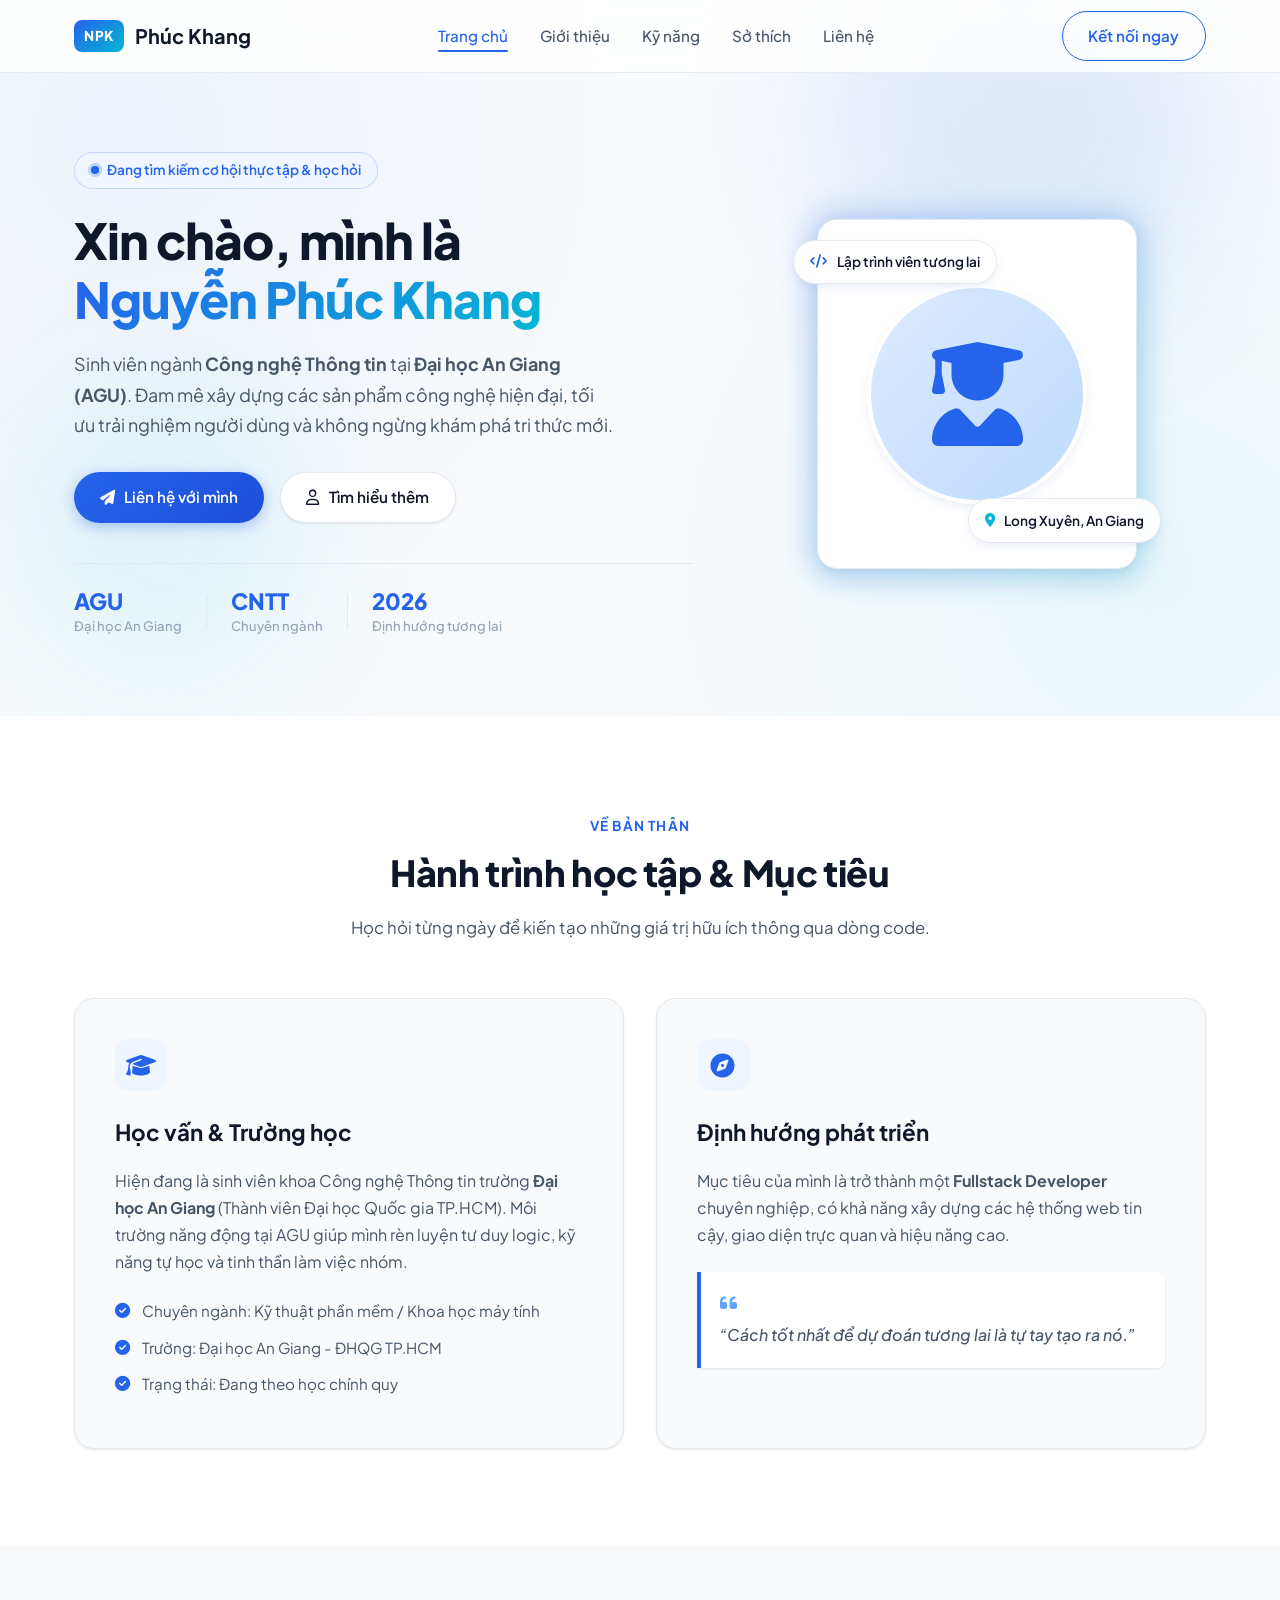
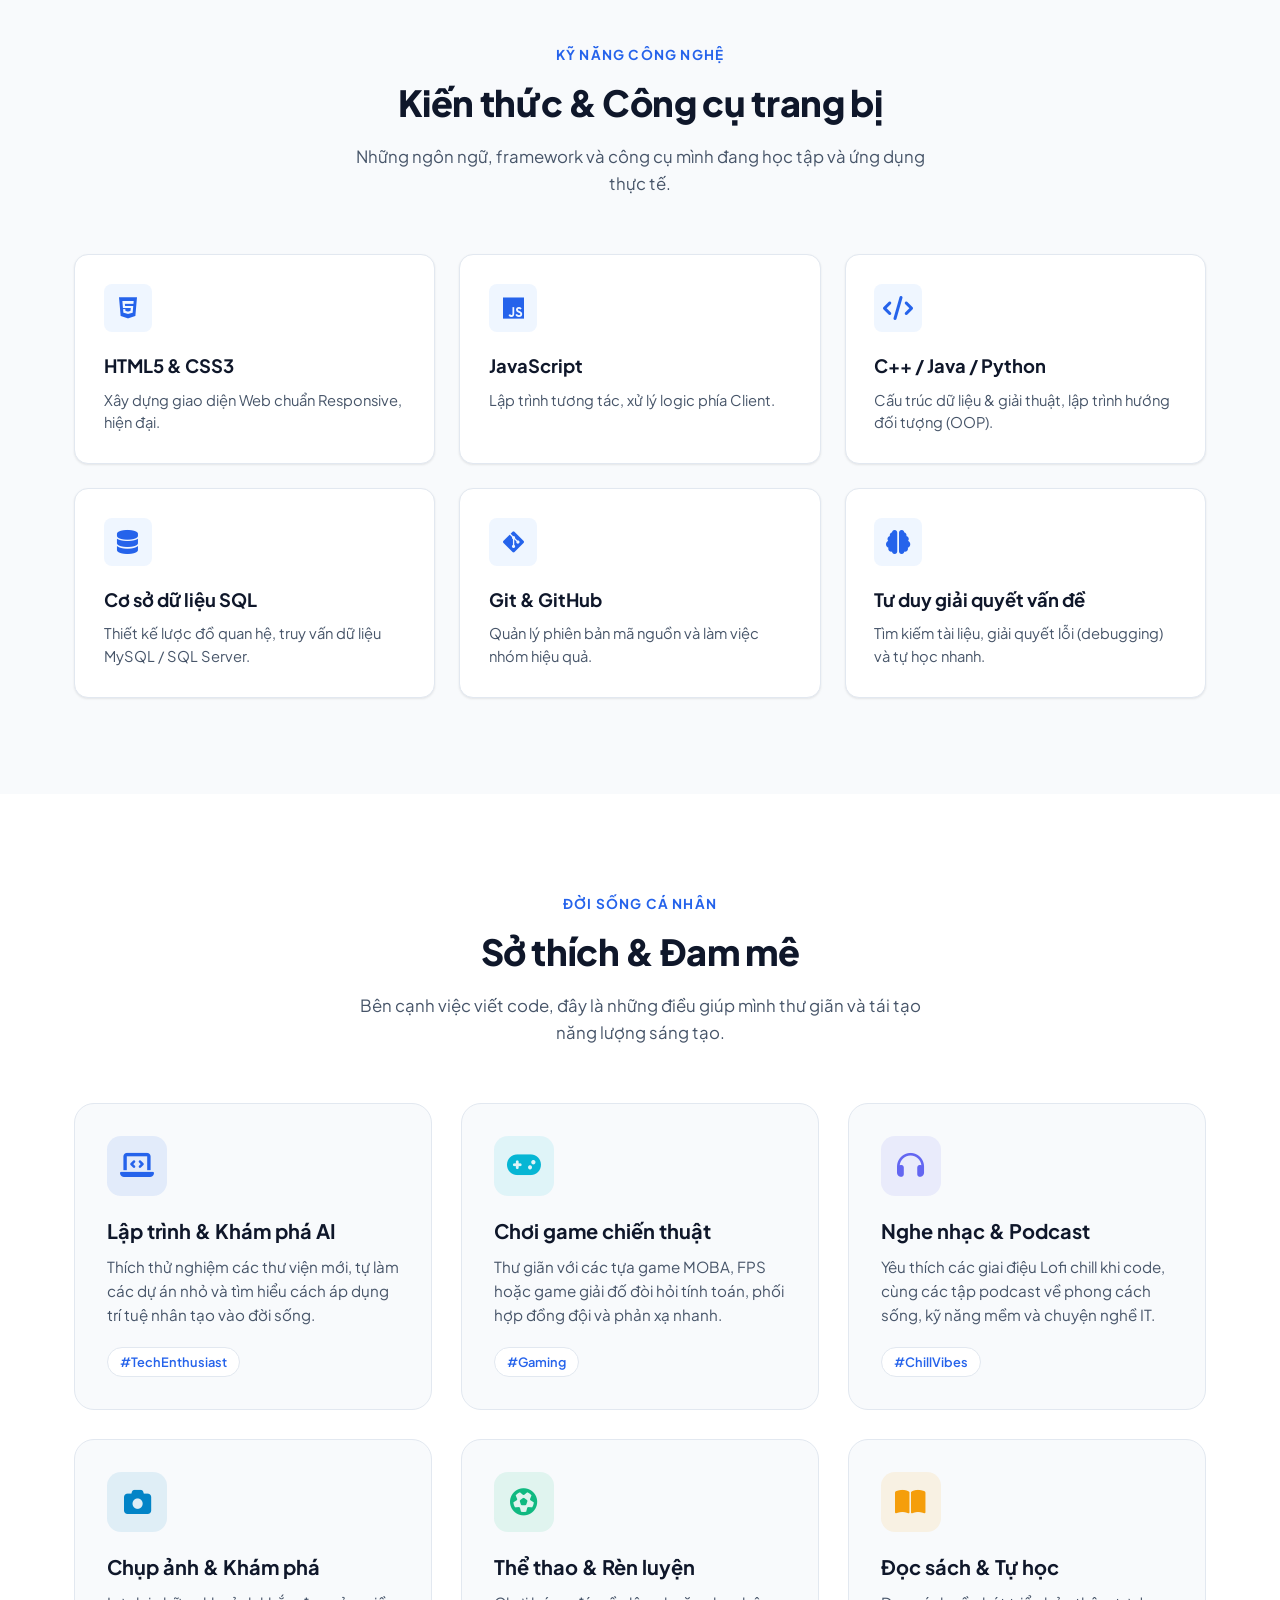
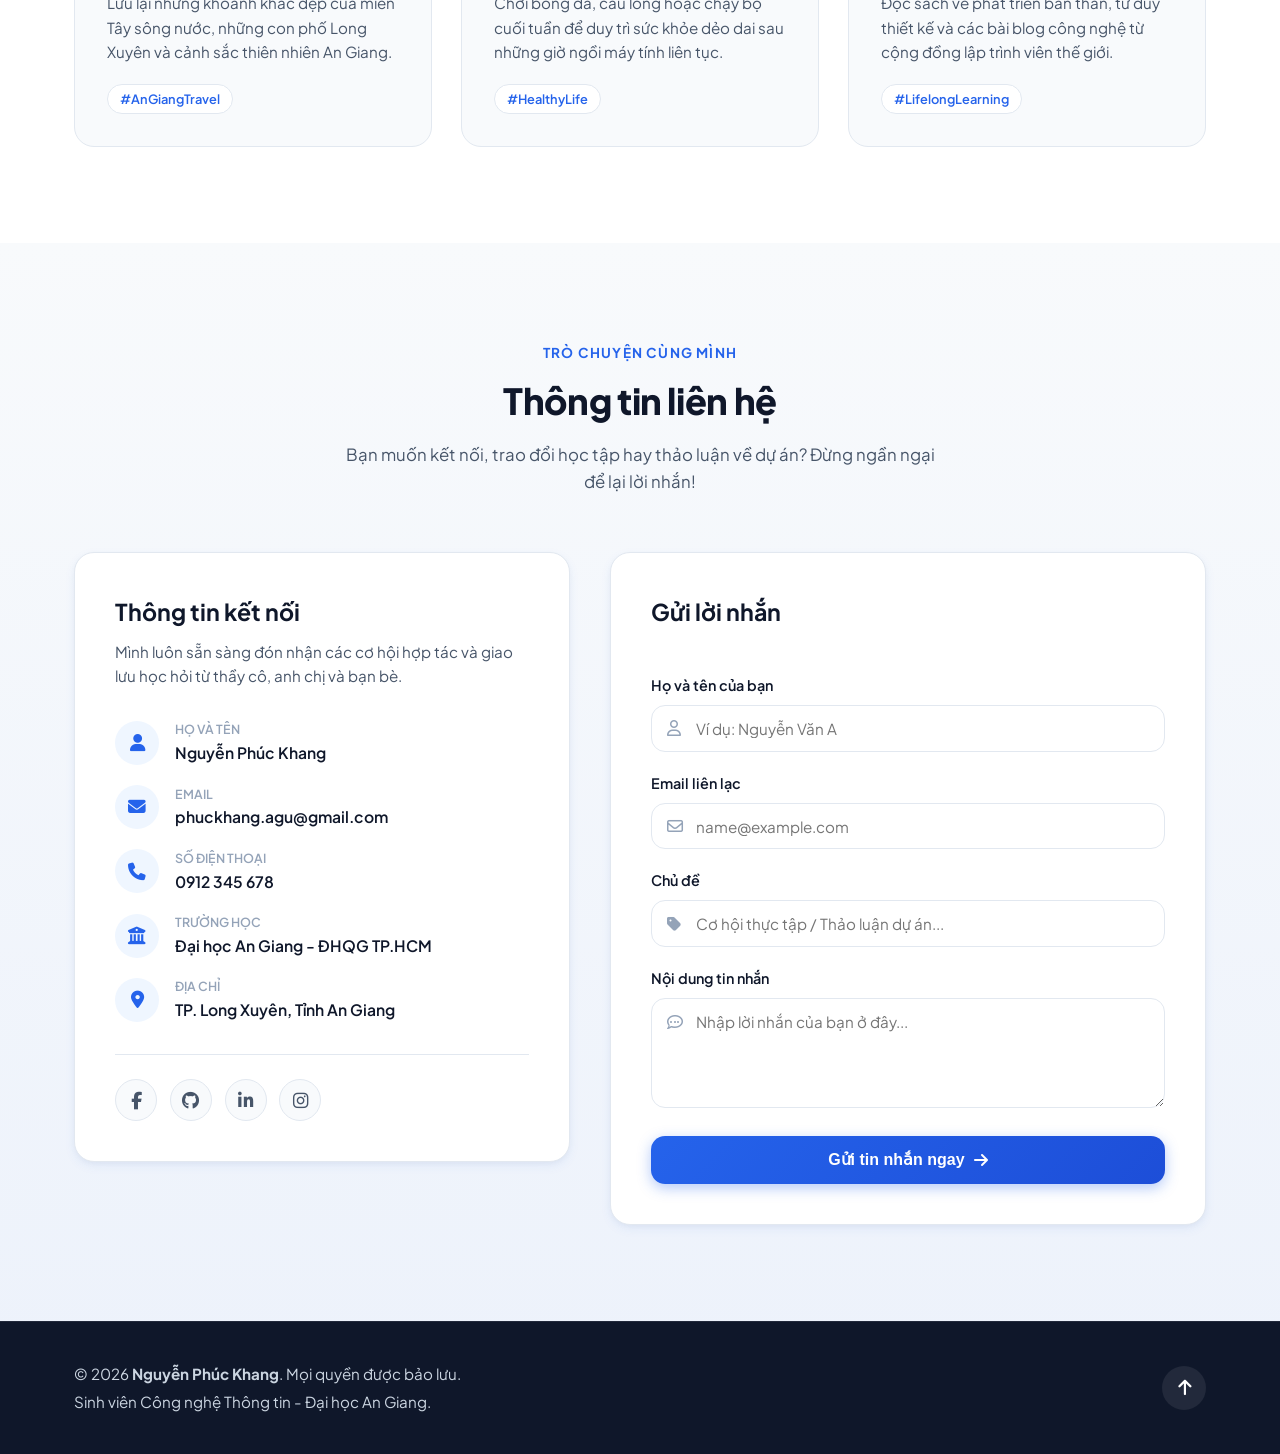
<file: day1/bai-tap-1/index.html>
<!DOCTYPE html>
<html lang="vi">
<head>
    <meta charset="UTF-8">
    <meta name="viewport" content="width=device-width, initial-scale=1.0">
    <title>Nguyễn Phúc Khang | Sinh viên CNTT - Đại học An Giang</title>
    <!-- Google Fonts -->
    <link rel="preconnect" href="https://fonts.googleapis.com">
    <link rel="preconnect" href="https://fonts.gstatic.com" crossorigin>
    <link href="https://fonts.googleapis.com/css2?family=Plus+Jakarta+Sans:wght@300;400;500;600;700;800&display=swap" rel="stylesheet">
    <!-- Font Awesome Icons -->
    <link rel="stylesheet" href="https://cdnjs.cloudflare.com/ajax/libs/font-awesome/6.5.1/css/all.min.css">
    <!-- Custom CSS -->
    <link rel="stylesheet" href="style.css">
</head>
<body>

    <!-- Header & Navigation -->
    <header class="header" id="header">
        <div class="container nav-container">
            <a href="#home" class="logo">
                <span class="logo-badge">NPK</span>
                <span class="logo-text">Phúc Khang</span>
            </a>

            <nav class="navbar" id="navbar">
                <ul class="nav-list">
                    <li><a href="#home" class="nav-link active">Trang chủ</a></li>
                    <li><a href="#about" class="nav-link">Giới thiệu</a></li>
                    <li><a href="#skills" class="nav-link">Kỹ năng</a></li>
                    <li><a href="#hobbies" class="nav-link">Sở thích</a></li>
                    <li><a href="#contact" class="nav-link">Liên hệ</a></li>
                </ul>
            </nav>

            <div class="nav-actions">
                <a href="#contact" class="btn btn-outline nav-btn">Kết nối ngay</a>
                <button class="mobile-toggle" id="menuToggle" aria-label="Mở menu">
                    <i class="fa-solid fa-bars"></i>
                </button>
            </div>
        </div>
    </header>

    <main>
        <!-- Hero Section -->
        <section class="hero" id="home">
            <div class="hero-bg-blobs">
                <div class="blob blob-1"></div>
                <div class="blob blob-2"></div>
            </div>

            <div class="container hero-container">
                <div class="hero-content">
                    <div class="badge">
                        <span class="badge-dot"></span>
                        <span>Đang tìm kiếm cơ hội thực tập & học hỏi</span>
                    </div>
                    <h1 class="hero-title">
                        Xin chào, mình là <br>
                        <span class="highlight-gradient">Nguyễn Phúc Khang</span>
                    </h1>
                    <p class="hero-subtitle">
                        Sinh viên ngành <strong>Công nghệ Thông tin</strong> tại <strong>Đại học An Giang (AGU)</strong>. 
                        Đam mê xây dựng các sản phẩm công nghệ hiện đại, tối ưu trải nghiệm người dùng và không ngừng khám phá tri thức mới.
                    </p>
                    <div class="hero-actions">
                        <a href="#contact" class="btn btn-primary">
                            <i class="fa-solid fa-paper-plane"></i> Liên hệ với mình
                        </a>
                        <a href="#about" class="btn btn-secondary">
                            <i class="fa-regular fa-user"></i> Tìm hiểu thêm
                        </a>
                    </div>

                    <div class="hero-stats">
                        <div class="stat-item">
                            <span class="stat-num">AGU</span>
                            <span class="stat-label">Đại học An Giang</span>
                        </div>
                        <div class="stat-divider"></div>
                        <div class="stat-item">
                            <span class="stat-num">CNTT</span>
                            <span class="stat-label">Chuyên ngành</span>
                        </div>
                        <div class="stat-divider"></div>
                        <div class="stat-item">
                            <span class="stat-num">2026</span>
                            <span class="stat-label">Định hướng tương lai</span>
                        </div>
                    </div>
                </div>

                <div class="hero-visual">
                    <div class="avatar-card">
                        <div class="avatar-glow"></div>
                        <div class="avatar-wrapper">
                            <!-- Ảnh đại diện mô phỏng phong cách lập trình viên -->
                            <div class="avatar-placeholder">
                                <i class="fa-solid fa-user-graduate avatar-icon"></i>
                            </div>
                        </div>
                        <div class="floating-chip chip-1">
                            <i class="fa-solid fa-code text-blue"></i>
                            <span>Lập trình viên tương lai</span>
                        </div>
                        <div class="floating-chip chip-2">
                            <i class="fa-solid fa-location-dot text-cyan"></i>
                            <span>Long Xuyên, An Giang</span>
                        </div>
                    </div>
                </div>
            </div>
        </section>

        <!-- About Section -->
        <section class="section about-section" id="about">
            <div class="container">
                <div class="section-header text-center">
                    <span class="section-tag">Về bản thân</span>
                    <h2 class="section-title">Hành trình học tập & Mục tiêu</h2>
                    <p class="section-desc">Học hỏi từng ngày để kiến tạo những giá trị hữu ích thông qua dòng code.</p>
                </div>

                <div class="about-grid">
                    <div class="about-card intro-card">
                        <div class="card-icon">
                            <i class="fa-solid fa-graduation-cap"></i>
                        </div>
                        <h3>Học vấn & Trường học</h3>
                        <p>
                            Hiện đang là sinh viên khoa Công nghệ Thông tin trường <strong>Đại học An Giang</strong> (Thành viên Đại học Quốc gia TP.HCM). 
                            Môi trường năng động tại AGU giúp mình rèn luyện tư duy logic, kỹ năng tự học và tinh thần làm việc nhóm.
                        </p>
                        <ul class="info-list">
                            <li><i class="fa-solid fa-check-circle"></i> <span>Chuyên ngành: Kỹ thuật phần mềm / Khoa học máy tính</span></li>
                            <li><i class="fa-solid fa-check-circle"></i> <span>Trường: Đại học An Giang - ĐHQG TP.HCM</span></li>
                            <li><i class="fa-solid fa-check-circle"></i> <span>Trạng thái: Đang theo học chính quy</span></li>
                        </ul>
                    </div>

                    <div class="about-card target-card">
                        <div class="card-icon">
                            <i class="fa-solid fa-compass"></i>
                        </div>
                        <h3>Định hướng phát triển</h3>
                        <p>
                            Mục tiêu của mình là trở thành một <strong>Fullstack Developer</strong> chuyên nghiệp, có khả năng xây dựng các hệ thống web tin cậy, giao diện trực quan và hiệu năng cao.
                        </p>
                        <div class="quote-box">
                            <i class="fa-solid fa-quote-left quote-icon"></i>
                            <p>“Cách tốt nhất để dự đoán tương lai là tự tay tạo ra nó.”</p>
                        </div>
                    </div>
                </div>
            </div>
        </section>

        <!-- Skills Section -->
        <section class="section skills-section" id="skills">
            <div class="container">
                <div class="section-header text-center">
                    <span class="section-tag">Kỹ năng công nghệ</span>
                    <h2 class="section-title">Kiến thức & Công cụ trang bị</h2>
                    <p class="section-desc">Những ngôn ngữ, framework và công cụ mình đang học tập và ứng dụng thực tế.</p>
                </div>

                <div class="skills-grid">
                    <div class="skill-card">
                        <div class="skill-icon"><i class="fa-brands fa-html5"></i></div>
                        <h4>HTML5 & CSS3</h4>
                        <p>Xây dựng giao diện Web chuẩn Responsive, hiện đại.</p>
                    </div>

                    <div class="skill-card">
                        <div class="skill-icon"><i class="fa-brands fa-js"></i></div>
                        <h4>JavaScript</h4>
                        <p>Lập trình tương tác, xử lý logic phía Client.</p>
                    </div>

                    <div class="skill-card">
                        <div class="skill-icon"><i class="fa-solid fa-code"></i></div>
                        <h4>C++ / Java / Python</h4>
                        <p>Cấu trúc dữ liệu & giải thuật, lập trình hướng đối tượng (OOP).</p>
                    </div>

                    <div class="skill-card">
                        <div class="skill-icon"><i class="fa-solid fa-database"></i></div>
                        <h4>Cơ sở dữ liệu SQL</h4>
                        <p>Thiết kế lược đồ quan hệ, truy vấn dữ liệu MySQL / SQL Server.</p>
                    </div>

                    <div class="skill-card">
                        <div class="skill-icon"><i class="fa-brands fa-git-alt"></i></div>
                        <h4>Git & GitHub</h4>
                        <p>Quản lý phiên bản mã nguồn và làm việc nhóm hiệu quả.</p>
                    </div>

                    <div class="skill-card">
                        <div class="skill-icon"><i class="fa-solid fa-brain"></i></div>
                        <h4>Tư duy giải quyết vấn đề</h4>
                        <p>Tìm kiếm tài liệu, giải quyết lỗi (debugging) và tự học nhanh.</p>
                    </div>
                </div>
            </div>
        </section>

        <!-- Hobbies Section -->
        <section class="section hobbies-section" id="hobbies">
            <div class="container">
                <div class="section-header text-center">
                    <span class="section-tag">Đời sống cá nhân</span>
                    <h2 class="section-title">Sở thích & Đam mê</h2>
                    <p class="section-desc">Bên cạnh việc viết code, đây là những điều giúp mình thư giãn và tái tạo năng lượng sáng tạo.</p>
                </div>

                <div class="hobbies-grid">
                    <div class="hobby-card">
                        <div class="hobby-img-wrapper">
                            <div class="hobby-symbol bg-blue-subtle">
                                <i class="fa-solid fa-laptop-code"></i>
                            </div>
                        </div>
                        <div class="hobby-content">
                            <h3>Lập trình & Khám phá AI</h3>
                            <p>Thích thử nghiệm các thư viện mới, tự làm các dự án nhỏ và tìm hiểu cách áp dụng trí tuệ nhân tạo vào đời sống.</p>
                            <span class="hobby-tag">#TechEnthusiast</span>
                        </div>
                    </div>

                    <div class="hobby-card">
                        <div class="hobby-img-wrapper">
                            <div class="hobby-symbol bg-cyan-subtle">
                                <i class="fa-solid fa-gamepad"></i>
                            </div>
                        </div>
                        <div class="hobby-content">
                            <h3>Chơi game chiến thuật</h3>
                            <p>Thư giãn với các tựa game MOBA, FPS hoặc game giải đố đòi hỏi tính toán, phối hợp đồng đội và phản xạ nhanh.</p>
                            <span class="hobby-tag">#Gaming</span>
                        </div>
                    </div>

                    <div class="hobby-card">
                        <div class="hobby-img-wrapper">
                            <div class="hobby-symbol bg-indigo-subtle">
                                <i class="fa-solid fa-headphones"></i>
                            </div>
                        </div>
                        <div class="hobby-content">
                            <h3>Nghe nhạc & Podcast</h3>
                            <p>Yêu thích các giai điệu Lofi chill khi code, cùng các tập podcast về phong cách sống, kỹ năng mềm và chuyện nghề IT.</p>
                            <span class="hobby-tag">#ChillVibes</span>
                        </div>
                    </div>

                    <div class="hobby-card">
                        <div class="hobby-img-wrapper">
                            <div class="hobby-symbol bg-sky-subtle">
                                <i class="fa-solid fa-camera"></i>
                            </div>
                        </div>
                        <div class="hobby-content">
                            <h3>Chụp ảnh & Khám phá</h3>
                            <p>Lưu lại những khoảnh khắc đẹp của miền Tây sông nước, những con phố Long Xuyên và cảnh sắc thiên nhiên An Giang.</p>
                            <span class="hobby-tag">#AnGiangTravel</span>
                        </div>
                    </div>

                    <div class="hobby-card">
                        <div class="hobby-img-wrapper">
                            <div class="hobby-symbol bg-emerald-subtle">
                                <i class="fa-solid fa-futbol"></i>
                            </div>
                        </div>
                        <div class="hobby-content">
                            <h3>Thể thao & Rèn luyện</h3>
                            <p>Chơi bóng đá, cầu lông hoặc chạy bộ cuối tuần để duy trì sức khỏe dẻo dai sau những giờ ngồi máy tính liên tục.</p>
                            <span class="hobby-tag">#HealthyLife</span>
                        </div>
                    </div>

                    <div class="hobby-card">
                        <div class="hobby-img-wrapper">
                            <div class="hobby-symbol bg-amber-subtle">
                                <i class="fa-solid fa-book-open"></i>
                            </div>
                        </div>
                        <div class="hobby-content">
                            <h3>Đọc sách & Tự học</h3>
                            <p>Đọc sách về phát triển bản thân, tư duy thiết kế và các bài blog công nghệ từ cộng đồng lập trình viên thế giới.</p>
                            <span class="hobby-tag">#LifelongLearning</span>
                        </div>
                    </div>
                </div>
            </div>
        </section>

        <!-- Contact Section -->
        <section class="section contact-section" id="contact">
            <div class="container">
                <div class="section-header text-center">
                    <span class="section-tag">Trò chuyện cùng mình</span>
                    <h2 class="section-title">Thông tin liên hệ</h2>
                    <p class="section-desc">Bạn muốn kết nối, trao đổi học tập hay thảo luận về dự án? Đừng ngần ngại để lại lời nhắn!</p>
                </div>

                <div class="contact-wrapper">
                    <!-- Contact Info -->
                    <div class="contact-info-card">
                        <h3 class="info-title">Thông tin kết nối</h3>
                        <p class="info-subtitle">Mình luôn sẵn sàng đón nhận các cơ hội hợp tác và giao lưu học hỏi từ thầy cô, anh chị và bạn bè.</p>

                        <div class="info-items">
                            <div class="info-box">
                                <div class="info-icon">
                                    <i class="fa-solid fa-user"></i>
                                </div>
                                <div class="info-details">
                                    <span class="label">Họ và tên</span>
                                    <span class="value">Nguyễn Phúc Khang</span>
                                </div>
                            </div>

                            <div class="info-box">
                                <div class="info-icon">
                                    <i class="fa-solid fa-envelope"></i>
                                </div>
                                <div class="info-details">
                                    <span class="label">Email</span>
                                    <a href="mailto:phuckhang.agu@gmail.com" class="value link">phuckhang.agu@gmail.com</a>
                                </div>
                            </div>

                            <div class="info-box">
                                <div class="info-icon">
                                    <i class="fa-solid fa-phone"></i>
                                </div>
                                <div class="info-details">
                                    <span class="label">Số điện thoại</span>
                                    <a href="tel:0912345678" class="value link">0912 345 678</a>
                                </div>
                            </div>

                            <div class="info-box">
                                <div class="info-icon">
                                    <i class="fa-solid fa-building-columns"></i>
                                </div>
                                <div class="info-details">
                                    <span class="label">Trường học</span>
                                    <span class="value">Đại học An Giang - ĐHQG TP.HCM</span>
                                </div>
                            </div>

                            <div class="info-box">
                                <div class="info-icon">
                                    <i class="fa-solid fa-location-dot"></i>
                                </div>
                                <div class="info-details">
                                    <span class="label">Địa chỉ</span>
                                    <span class="value">TP. Long Xuyên, Tỉnh An Giang</span>
                                </div>
                            </div>
                        </div>

                        <div class="social-links">
                            <a href="https://facebook.com" target="_blank" class="social-btn" title="Facebook"><i class="fa-brands fa-facebook-f"></i></a>
                            <a href="https://github.com" target="_blank" class="social-btn" title="GitHub"><i class="fa-brands fa-github"></i></a>
                            <a href="https://linkedin.com" target="_blank" class="social-btn" title="LinkedIn"><i class="fa-brands fa-linkedin-in"></i></a>
                            <a href="https://instagram.com" target="_blank" class="social-btn" title="Instagram"><i class="fa-brands fa-instagram"></i></a>
                        </div>
                    </div>

                    <!-- Contact Form -->
                    <div class="contact-form-card">
                        <form id="contactForm" class="contact-form">
                            <h3 class="form-title">Gửi lời nhắn</h3>
                            <div class="form-group">
                                <label for="senderName">Họ và tên của bạn</label>
                                <div class="input-with-icon">
                                    <i class="fa-regular fa-user"></i>
                                    <input type="text" id="senderName" name="name" placeholder="Ví dụ: Nguyễn Văn A" required>
                                </div>
                            </div>

                            <div class="form-group">
                                <label for="senderEmail">Email liên lạc</label>
                                <div class="input-with-icon">
                                    <i class="fa-regular fa-envelope"></i>
                                    <input type="email" id="senderEmail" name="email" placeholder="name@example.com" required>
                                </div>
                            </div>

                            <div class="form-group">
                                <label for="senderSubject">Chủ đề</label>
                                <div class="input-with-icon">
                                    <i class="fa-solid fa-tag"></i>
                                    <input type="text" id="senderSubject" name="subject" placeholder="Cơ hội thực tập / Thảo luận dự án...">
                                </div>
                            </div>

                            <div class="form-group">
                                <label for="senderMessage">Nội dung tin nhắn</label>
                                <div class="input-with-icon textarea-icon">
                                    <i class="fa-regular fa-comment-dots"></i>
                                    <textarea id="senderMessage" name="message" rows="4" placeholder="Nhập lời nhắn của bạn ở đây..." required></textarea>
                                </div>
                            </div>

                            <button type="submit" class="btn btn-primary btn-submit">
                                <span>Gửi tin nhắn ngay</span>
                                <i class="fa-solid fa-arrow-right"></i>
                            </button>
                        </form>
                    </div>
                </div>
            </div>
        </section>
    </main>

    <!-- Footer -->
    <footer class="footer">
        <div class="container footer-container">
            <div class="footer-left">
                <p>&copy; 2026 <strong>Nguyễn Phúc Khang</strong>. Mọi quyền được bảo lưu.</p>
                <p class="footer-sub">Sinh viên Công nghệ Thông tin - Đại học An Giang.</p>
            </div>
            <div class="footer-right">
                <a href="#home" class="back-to-top" title="Lên đầu trang">
                    <i class="fa-solid fa-arrow-up"></i>
                </a>
            </div>
        </div>
    </footer>

    <!-- Script -->
    <script src="script.js"></script>
</body>
</html>
</file>
<file: day1/bai-tap-1/style.css>
/* ===================================================================
   NGUYỄN PHÚC KHANG - PERSONAL PORTFOLIO
   Theme: Modern Tech Blue Palette
   =================================================================== */

:root {
    --primary: #2563eb;         /* Xanh dương chủ đạo */
    --primary-dark: #1d4ed8;    /* Xanh đậm tương tác */
    --primary-light: #60a5fa;   /* Xanh dương sáng */
    --primary-subtle: #eff6ff;  /* Nền xanh rất nhạt */
    --accent-cyan: #06b6d4;     /* Xanh ngọc / Cyan */
    --accent-sky: #0284c7;      /* Xanh da trời */

    --bg-main: #f8fafc;         /* Nền trang sáng dịu mắt */
    --bg-card: #ffffff;         /* Nền card trắng tinh tế */
    --bg-alt: #f1f5f9;          /* Nền phụ phân cách section */

    --text-primary: #0f172a;    /* Chữ chính đậm rõ nét */
    --text-secondary: #475569;  /* Chữ phụ, mô tả */
    --text-muted: #94a3b8;      /* Chữ nhạt hơn */

    --border-color: #e2e8f0;    /* Đường viền thanh mảnh */
    --shadow-sm: 0 1px 3px rgba(0, 0, 0, 0.05), 0 1px 2px rgba(0, 0, 0, 0.04);
    --shadow-md: 0 4px 12px -1px rgba(37, 99, 235, 0.08), 0 2px 6px -1px rgba(0, 0, 0, 0.04);
    --shadow-lg: 0 12px 28px -4px rgba(37, 99, 235, 0.12), 0 4px 10px -2px rgba(0, 0, 0, 0.05);
    --shadow-hover: 0 20px 35px -5px rgba(37, 99, 235, 0.18), 0 8px 16px -4px rgba(37, 99, 235, 0.08);

    --radius-sm: 8px;
    --radius-md: 14px;
    --radius-lg: 20px;
    --radius-full: 9999px;

    --transition: all 0.3s cubic-bezier(0.4, 0, 0.2, 1);
}

/* Base Reset */
*, *::before, *::after {
    margin: 0;
    padding: 0;
    box-sizing: border-box;
}

html {
    scroll-behavior: smooth;
    font-size: 16px;
}

body {
    font-family: 'Plus Jakarta Sans', -apple-system, BlinkMacSystemFont, "Segoe UI", Roboto, sans-serif;
    background-color: var(--bg-main);
    color: var(--text-primary);
    line-height: 1.6;
    overflow-x: hidden;
}

a {
    text-decoration: none;
    color: inherit;
    transition: var(--transition);
}

ul {
    list-style: none;
}

img {
    max-width: 100%;
    display: block;
}

.container {
    width: 100%;
    max-width: 1180px;
    margin: 0 auto;
    padding: 0 1.5rem;
}

/* Utility Classes */
.text-center { text-align: center; }
.text-blue { color: var(--primary); }
.text-cyan { color: var(--accent-cyan); }

.bg-blue-subtle { background: rgba(37, 99, 235, 0.1); color: var(--primary); }
.bg-cyan-subtle { background: rgba(6, 182, 212, 0.1); color: var(--accent-cyan); }
.bg-indigo-subtle { background: rgba(99, 102, 241, 0.1); color: #6366f1; }
.bg-sky-subtle { background: rgba(2, 132, 199, 0.1); color: var(--accent-sky); }
.bg-emerald-subtle { background: rgba(16, 185, 129, 0.1); color: #10b981; }
.bg-amber-subtle { background: rgba(245, 158, 11, 0.1); color: #f59e0b; }

/* Buttons */
.btn {
    display: inline-flex;
    align-items: center;
    justify-content: center;
    gap: 0.6rem;
    padding: 0.75rem 1.6rem;
    font-size: 0.95rem;
    font-weight: 600;
    border-radius: var(--radius-full);
    cursor: pointer;
    transition: var(--transition);
    border: none;
}

.btn-primary {
    background: linear-gradient(135deg, var(--primary) 0%, #1d4ed8 100%);
    color: #ffffff;
    box-shadow: 0 4px 14px rgba(37, 99, 235, 0.35);
}

.btn-primary:hover {
    background: linear-gradient(135deg, #1d4ed8 0%, #1e40af 100%);
    transform: translateY(-2px);
    box-shadow: 0 6px 20px rgba(37, 99, 235, 0.45);
}

.btn-secondary {
    background: #ffffff;
    color: var(--text-primary);
    border: 1px solid var(--border-color);
    box-shadow: var(--shadow-sm);
}

.btn-secondary:hover {
    background: var(--primary-subtle);
    color: var(--primary);
    border-color: var(--primary-light);
    transform: translateY(-2px);
}

.btn-outline {
    background: transparent;
    color: var(--primary);
    border: 1.5px solid var(--primary);
}

.btn-outline:hover {
    background: var(--primary);
    color: #ffffff;
}

/* ================= Header & Navbar ================= */
.header {
    position: fixed;
    top: 0;
    left: 0;
    width: 100%;
    z-index: 1000;
    background: rgba(255, 255, 255, 0.85);
    backdrop-filter: blur(12px);
    -webkit-backdrop-filter: blur(12px);
    border-bottom: 1px solid rgba(226, 232, 240, 0.8);
    transition: var(--transition);
}

.header.scrolled {
    background: rgba(255, 255, 255, 0.95);
    box-shadow: var(--shadow-sm);
}

.nav-container {
    height: 72px;
    display: flex;
    align-items: center;
    justify-content: space-between;
}

.logo {
    display: flex;
    align-items: center;
    gap: 0.65rem;
    font-weight: 700;
    font-size: 1.25rem;
    color: var(--text-primary);
}

.logo-badge {
    background: linear-gradient(135deg, var(--primary) 0%, var(--accent-cyan) 100%);
    color: #ffffff;
    padding: 0.35rem 0.65rem;
    border-radius: 8px;
    font-size: 0.85rem;
    font-weight: 800;
    letter-spacing: 0.5px;
}

.navbar .nav-list {
    display: flex;
    align-items: center;
    gap: 2rem;
}

.nav-link {
    font-size: 0.95rem;
    font-weight: 500;
    color: var(--text-secondary);
    position: relative;
    padding: 0.3rem 0;
}

.nav-link:hover,
.nav-link.active {
    color: var(--primary);
}

.nav-link.active::after,
.nav-link:hover::after {
    content: '';
    position: absolute;
    bottom: -2px;
    left: 0;
    width: 100%;
    height: 2px;
    background: var(--primary);
    border-radius: 2px;
}

.nav-actions {
    display: flex;
    align-items: center;
    gap: 1rem;
}

.mobile-toggle {
    display: none;
    background: none;
    border: none;
    font-size: 1.4rem;
    color: var(--text-primary);
    cursor: pointer;
    padding: 0.4rem;
}

/* ================= Hero Section ================= */
.hero {
    position: relative;
    padding: 9.5rem 0 5rem;
    overflow: hidden;
    background: radial-gradient(circle at 10% 20%, rgba(37, 99, 235, 0.05) 0%, transparent 40%),
                radial-gradient(circle at 90% 80%, rgba(6, 182, 212, 0.06) 0%, transparent 40%);
}

.hero-bg-blobs .blob {
    position: absolute;
    border-radius: 50%;
    filter: blur(80px);
    z-index: -1;
    opacity: 0.6;
}

.blob-1 {
    width: 400px;
    height: 400px;
    background: rgba(37, 99, 235, 0.18);
    top: -80px;
    right: 5%;
}

.blob-2 {
    width: 320px;
    height: 320px;
    background: rgba(6, 182, 212, 0.15);
    bottom: 20px;
    left: 0;
}

.hero-container {
    display: grid;
    grid-template-columns: 1.15fr 0.85fr;
    align-items: center;
    gap: 3.5rem;
}

.badge {
    display: inline-flex;
    align-items: center;
    gap: 0.5rem;
    background: var(--primary-subtle);
    color: var(--primary);
    border: 1px solid rgba(37, 99, 235, 0.2);
    padding: 0.4rem 1rem;
    border-radius: var(--radius-full);
    font-size: 0.85rem;
    font-weight: 600;
    margin-bottom: 1.4rem;
}

.badge-dot {
    width: 8px;
    height: 8px;
    background-color: var(--primary);
    border-radius: 50%;
    box-shadow: 0 0 0 3px rgba(37, 99, 235, 0.25);
    animation: pulse 2s infinite;
}

@keyframes pulse {
    0% { transform: scale(0.95); box-shadow: 0 0 0 0 rgba(37, 99, 235, 0.5); }
    70% { transform: scale(1); box-shadow: 0 0 0 8px rgba(37, 99, 235, 0); }
    100% { transform: scale(0.95); box-shadow: 0 0 0 0 rgba(37, 99, 235, 0); }
}

.hero-title {
    font-size: 3.1rem;
    line-height: 1.2;
    font-weight: 800;
    color: var(--text-primary);
    margin-bottom: 1.2rem;
    letter-spacing: -0.02em;
}

.highlight-gradient {
    background: linear-gradient(135deg, var(--primary) 0%, var(--accent-cyan) 100%);
    -webkit-background-clip: text;
    -webkit-text-fill-color: transparent;
}

.hero-subtitle {
    font-size: 1.12rem;
    color: var(--text-secondary);
    line-height: 1.7;
    margin-bottom: 2rem;
    max-width: 540px;
}

.hero-actions {
    display: flex;
    flex-wrap: wrap;
    gap: 1rem;
    margin-bottom: 2.5rem;
}

.hero-stats {
    display: flex;
    align-items: center;
    gap: 1.5rem;
    padding-top: 1.5rem;
    border-top: 1px solid var(--border-color);
}

.stat-item {
    display: flex;
    flex-direction: column;
}

.stat-num {
    font-size: 1.4rem;
    font-weight: 800;
    color: var(--primary);
    line-height: 1.2;
}

.stat-label {
    font-size: 0.82rem;
    color: var(--text-muted);
    font-weight: 500;
}

.stat-divider {
    width: 1px;
    height: 35px;
    background-color: var(--border-color);
}

/* Hero Visual / Avatar Card */
.hero-visual {
    position: relative;
    display: flex;
    justify-content: center;
}

.avatar-card {
    position: relative;
    width: 320px;
    height: 350px;
    background: #ffffff;
    border-radius: var(--radius-lg);
    box-shadow: var(--shadow-lg);
    border: 1px solid rgba(226, 232, 240, 0.9);
    display: flex;
    align-items: center;
    justify-content: center;
}

.avatar-glow {
    position: absolute;
    inset: -10px;
    background: linear-gradient(135deg, rgba(37, 99, 235, 0.25), rgba(6, 182, 212, 0.25));
    border-radius: calc(var(--radius-lg) + 10px);
    z-index: -1;
    filter: blur(15px);
}

.avatar-wrapper {
    width: 220px;
    height: 220px;
    border-radius: 50%;
    background: linear-gradient(135deg, #dbeafe 0%, #bfdbfe 100%);
    border: 4px solid #ffffff;
    box-shadow: var(--shadow-md);
    display: flex;
    align-items: center;
    justify-content: center;
}

.avatar-icon {
    font-size: 6.5rem;
    color: var(--primary);
}

.floating-chip {
    position: absolute;
    display: flex;
    align-items: center;
    gap: 0.6rem;
    padding: 0.65rem 1rem;
    background: rgba(255, 255, 255, 0.95);
    backdrop-filter: blur(8px);
    border-radius: var(--radius-full);
    border: 1px solid var(--border-color);
    box-shadow: var(--shadow-md);
    font-size: 0.85rem;
    font-weight: 600;
    color: var(--text-primary);
    animation: float 4s ease-in-out infinite;
}

.chip-1 {
    top: 20px;
    left: -25px;
    animation-delay: 0s;
}

.chip-2 {
    bottom: 25px;
    right: -25px;
    animation-delay: 2s;
}

@keyframes float {
    0%, 100% { transform: translateY(0); }
    50% { transform: translateY(-8px); }
}

/* ================= Section Common ================= */
.section {
    padding: 6rem 0;
}

.section-header {
    margin-bottom: 3.5rem;
}

.section-tag {
    display: inline-block;
    color: var(--primary);
    font-size: 0.85rem;
    font-weight: 700;
    text-transform: uppercase;
    letter-spacing: 1.2px;
    margin-bottom: 0.5rem;
}

.section-title {
    font-size: 2.25rem;
    font-weight: 800;
    color: var(--text-primary);
    margin-bottom: 0.8rem;
    letter-spacing: -0.01em;
}

.section-desc {
    font-size: 1.05rem;
    color: var(--text-secondary);
    max-width: 600px;
    margin: 0 auto;
}

/* ================= About Section ================= */
.about-section {
    background-color: #ffffff;
}

.about-grid {
    display: grid;
    grid-template-columns: repeat(2, 1fr);
    gap: 2rem;
}

.about-card {
    background: var(--bg-main);
    border: 1px solid var(--border-color);
    border-radius: var(--radius-lg);
    padding: 2.5rem;
    box-shadow: var(--shadow-sm);
    transition: var(--transition);
}

.about-card:hover {
    transform: translateY(-4px);
    box-shadow: var(--shadow-md);
    border-color: var(--primary-light);
}

.card-icon {
    width: 52px;
    height: 52px;
    background: var(--primary-subtle);
    color: var(--primary);
    border-radius: var(--radius-md);
    display: flex;
    align-items: center;
    justify-content: center;
    font-size: 1.5rem;
    margin-bottom: 1.5rem;
}

.about-card h3 {
    font-size: 1.4rem;
    font-weight: 700;
    margin-bottom: 1rem;
    color: var(--text-primary);
}

.about-card p {
    color: var(--text-secondary);
    line-height: 1.7;
    margin-bottom: 1.5rem;
}

.info-list li {
    display: flex;
    align-items: flex-start;
    gap: 0.75rem;
    margin-bottom: 0.75rem;
    color: var(--text-secondary);
    font-size: 0.95rem;
}

.info-list li i {
    color: var(--primary);
    margin-top: 4px;
}

.quote-box {
    margin-top: 1.5rem;
    padding: 1.2rem;
    background: #ffffff;
    border-left: 4px solid var(--primary);
    border-radius: 0 var(--radius-sm) var(--radius-sm) 0;
    box-shadow: var(--shadow-sm);
}

.quote-box .quote-icon {
    color: var(--primary-light);
    font-size: 1.2rem;
    margin-bottom: 0.5rem;
}

.quote-box p {
    font-style: italic;
    color: var(--text-secondary);
    margin-bottom: 0;
    font-weight: 500;
}

/* ================= Skills Section ================= */
.skills-section {
    background-color: var(--bg-main);
}

.skills-grid {
    display: grid;
    grid-template-columns: repeat(auto-fit, minmax(320px, 1fr));
    gap: 1.5rem;
}

.skill-card {
    background: #ffffff;
    border: 1px solid var(--border-color);
    border-radius: var(--radius-md);
    padding: 1.8rem;
    box-shadow: var(--shadow-sm);
    transition: var(--transition);
}

.skill-card:hover {
    transform: translateY(-5px);
    box-shadow: var(--shadow-hover);
    border-color: var(--primary-light);
}

.skill-icon {
    width: 48px;
    height: 48px;
    border-radius: var(--radius-sm);
    background: var(--primary-subtle);
    color: var(--primary);
    display: flex;
    align-items: center;
    justify-content: center;
    font-size: 1.5rem;
    margin-bottom: 1.2rem;
    transition: var(--transition);
}

.skill-card:hover .skill-icon {
    background: var(--primary);
    color: #ffffff;
}

.skill-card h4 {
    font-size: 1.15rem;
    font-weight: 700;
    margin-bottom: 0.5rem;
    color: var(--text-primary);
}

.skill-card p {
    font-size: 0.92rem;
    color: var(--text-secondary);
    line-height: 1.55;
}

/* ================= Hobbies Section ================= */
.hobbies-section {
    background-color: #ffffff;
}

.hobbies-grid {
    display: grid;
    grid-template-columns: repeat(auto-fit, minmax(320px, 1fr));
    gap: 1.8rem;
}

.hobby-card {
    background: var(--bg-main);
    border: 1px solid var(--border-color);
    border-radius: var(--radius-lg);
    padding: 2rem;
    display: flex;
    flex-direction: column;
    gap: 1.2rem;
    transition: var(--transition);
    position: relative;
    overflow: hidden;
}

.hobby-card::before {
    content: '';
    position: absolute;
    top: 0;
    left: 0;
    width: 100%;
    height: 4px;
    background: linear-gradient(90deg, var(--primary), var(--accent-cyan));
    opacity: 0;
    transition: var(--transition);
}

.hobby-card:hover {
    transform: translateY(-5px);
    box-shadow: var(--shadow-hover);
    border-color: var(--primary-light);
}

.hobby-card:hover::before {
    opacity: 1;
}

.hobby-symbol {
    width: 60px;
    height: 60px;
    border-radius: var(--radius-md);
    display: flex;
    align-items: center;
    justify-content: center;
    font-size: 1.7rem;
    transition: var(--transition);
}

.hobby-card:hover .hobby-symbol {
    transform: scale(1.08);
}

.hobby-content h3 {
    font-size: 1.25rem;
    font-weight: 700;
    color: var(--text-primary);
    margin-bottom: 0.5rem;
}

.hobby-content p {
    font-size: 0.95rem;
    color: var(--text-secondary);
    line-height: 1.6;
    margin-bottom: 1.2rem;
}

.hobby-tag {
    display: inline-block;
    padding: 0.25rem 0.75rem;
    background: #ffffff;
    border: 1px solid var(--border-color);
    border-radius: var(--radius-full);
    font-size: 0.8rem;
    font-weight: 600;
    color: var(--primary);
}

/* ================= Contact Section ================= */
.contact-section {
    background: linear-gradient(180deg, var(--bg-main) 0%, rgba(37, 99, 235, 0.05) 100%);
}

.contact-wrapper {
    display: grid;
    grid-template-columns: 1fr 1.2fr;
    gap: 2.5rem;
    align-items: start;
}

/* Contact Info Card */
.contact-info-card {
    background: #ffffff;
    border: 1px solid var(--border-color);
    border-radius: var(--radius-lg);
    padding: 2.5rem;
    box-shadow: var(--shadow-md);
}

.info-title {
    font-size: 1.45rem;
    font-weight: 700;
    color: var(--text-primary);
    margin-bottom: 0.6rem;
}

.info-subtitle {
    font-size: 0.95rem;
    color: var(--text-secondary);
    line-height: 1.6;
    margin-bottom: 2rem;
}

.info-items {
    display: flex;
    flex-direction: column;
    gap: 1.2rem;
    margin-bottom: 2rem;
}

.info-box {
    display: flex;
    align-items: center;
    gap: 1rem;
}

.info-icon {
    width: 44px;
    height: 44px;
    border-radius: 50%;
    background: var(--primary-subtle);
    color: var(--primary);
    display: flex;
    align-items: center;
    justify-content: center;
    font-size: 1.1rem;
    flex-shrink: 0;
}

.info-details {
    display: flex;
    flex-direction: column;
}

.info-details .label {
    font-size: 0.78rem;
    color: var(--text-muted);
    font-weight: 600;
    text-transform: uppercase;
}

.info-details .value {
    font-size: 0.98rem;
    font-weight: 600;
    color: var(--text-primary);
}

.info-details .value.link:hover {
    color: var(--primary);
}

.social-links {
    display: flex;
    gap: 0.8rem;
    padding-top: 1.5rem;
    border-top: 1px solid var(--border-color);
}

.social-btn {
    width: 42px;
    height: 42px;
    border-radius: 50%;
    background: var(--bg-main);
    color: var(--text-secondary);
    display: flex;
    align-items: center;
    justify-content: center;
    font-size: 1.1rem;
    border: 1px solid var(--border-color);
    transition: var(--transition);
}

.social-btn:hover {
    background: var(--primary);
    color: #ffffff;
    border-color: var(--primary);
    transform: translateY(-3px);
    box-shadow: 0 4px 12px rgba(37, 99, 235, 0.3);
}

/* Contact Form Card */
.contact-form-card {
    background: #ffffff;
    border: 1px solid var(--border-color);
    border-radius: var(--radius-lg);
    padding: 2.5rem;
    box-shadow: var(--shadow-md);
}

.form-title {
    font-size: 1.45rem;
    font-weight: 700;
    color: var(--text-primary);
    margin-bottom: 1.5rem;
}

.contact-form {
    display: flex;
    flex-direction: column;
    gap: 1.25rem;
}

.form-group {
    display: flex;
    flex-direction: column;
    gap: 0.5rem;
}

.form-group label {
    font-size: 0.9rem;
    font-weight: 600;
    color: var(--text-primary);
}

.input-with-icon {
    position: relative;
    display: flex;
    align-items: center;
}

.input-with-icon i {
    position: absolute;
    left: 1rem;
    color: var(--text-muted);
    font-size: 1rem;
    pointer-events: none;
    transition: var(--transition);
}

.input-with-icon.textarea-icon i {
    top: 1rem;
}

.input-with-icon input,
.input-with-icon textarea {
    width: 100%;
    padding: 0.8rem 1rem 0.8rem 2.75rem;
    border: 1.5px solid var(--border-color);
    border-radius: var(--radius-md);
    font-family: inherit;
    font-size: 0.95rem;
    color: var(--text-primary);
    background-color: #ffffff;
    transition: var(--transition);
}

.input-with-icon input:focus,
.input-with-icon textarea:focus {
    outline: none;
    border-color: var(--primary);
    box-shadow: 0 0 0 4px rgba(37, 99, 235, 0.12);
}

.input-with-icon input:focus + i,
.input-with-icon textarea:focus + i {
    color: var(--primary);
}

.input-with-icon textarea {
    resize: vertical;
    min-height: 110px;
}

.btn-submit {
    width: 100%;
    padding: 0.9rem 1.5rem;
    font-size: 1rem;
    border-radius: var(--radius-md);
    margin-top: 0.5rem;
}

/* ================= Footer ================= */
.footer {
    background: #0f172a;
    color: #94a3b8;
    padding: 2.5rem 0;
    border-top: 1px solid rgba(255, 255, 255, 0.08);
}

.footer-container {
    display: flex;
    align-items: center;
    justify-content: space-between;
}

.footer-left p {
    font-size: 0.95rem;
    color: #cbd5e1;
}

.footer-sub {
    font-size: 0.85rem;
    color: #64748b;
    margin-top: 0.25rem;
}

.back-to-top {
    width: 44px;
    height: 44px;
    background: rgba(255, 255, 255, 0.08);
    color: #ffffff;
    border-radius: 50%;
    display: flex;
    align-items: center;
    justify-content: center;
    font-size: 1.1rem;
    transition: var(--transition);
}

.back-to-top:hover {
    background: var(--primary);
    transform: translateY(-3px);
}

/* ================= Responsive Styles ================= */
@media (max-width: 992px) {
    .hero-container {
        grid-template-columns: 1fr;
        text-align: center;
        gap: 2.5rem;
    }

    .hero-subtitle {
        margin-left: auto;
        margin-right: auto;
    }

    .hero-actions {
        justify-content: center;
    }

    .hero-stats {
        justify-content: center;
    }

    .about-grid {
        grid-template-columns: 1fr;
    }

    .contact-wrapper {
        grid-template-columns: 1fr;
    }
}

@media (max-width: 768px) {
    .hero-title {
        font-size: 2.4rem;
    }

    .section-title {
        font-size: 1.85rem;
    }

    .mobile-toggle {
        display: block;
    }

    .nav-btn {
        display: none;
    }

    .navbar {
        position: absolute;
        top: 72px;
        left: 0;
        width: 100%;
        background: #ffffff;
        border-bottom: 1px solid var(--border-color);
        box-shadow: var(--shadow-md);
        padding: 1.5rem;
        display: none;
    }

    .navbar.active {
        display: block;
    }

    .navbar .nav-list {
        flex-direction: column;
        align-items: flex-start;
        gap: 1.2rem;
    }

    .footer-container {
        flex-direction: column;
        gap: 1.5rem;
        text-align: center;
    }
}
</file>
